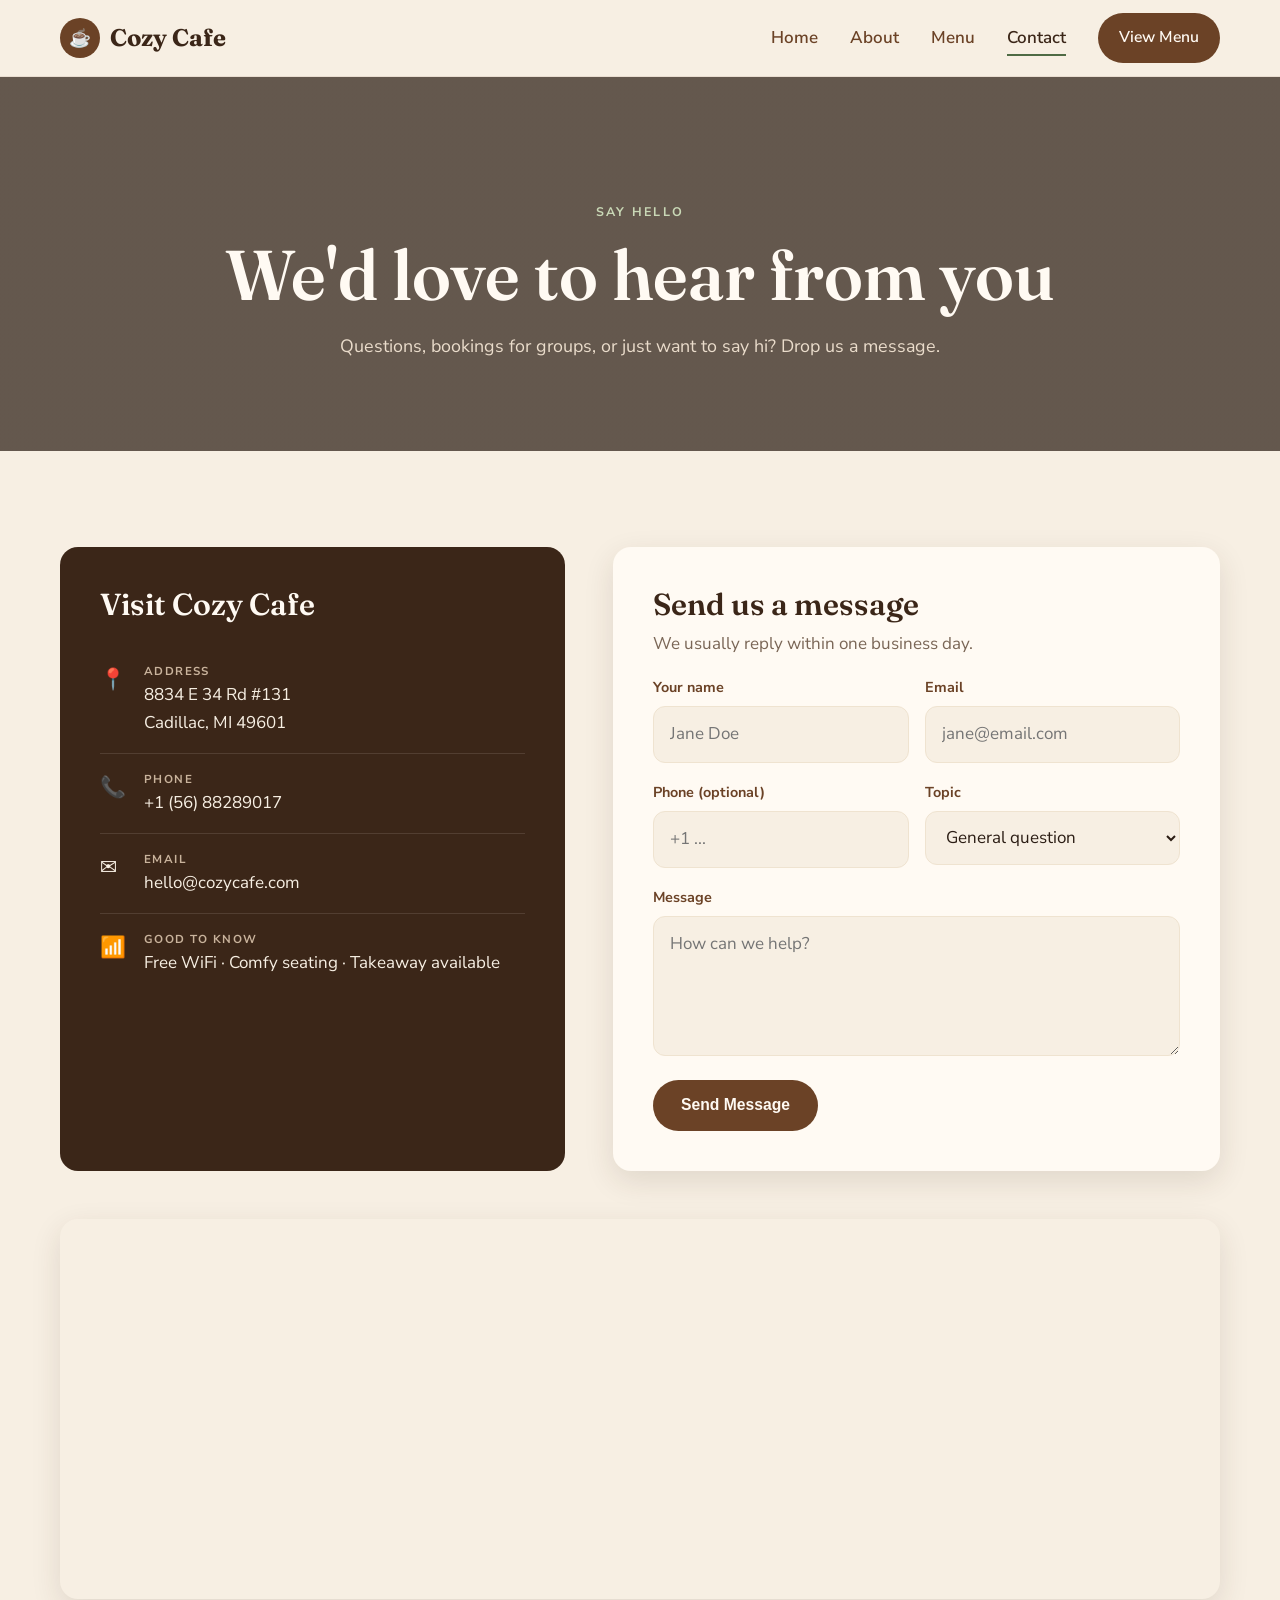
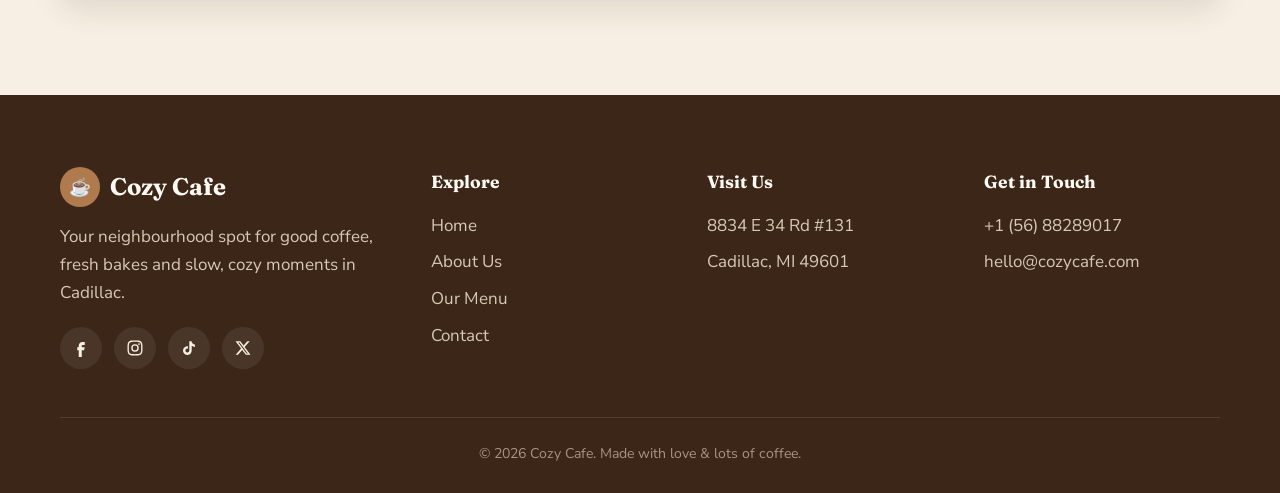
<file: contact.html>
<!DOCTYPE html>
<html lang="en">
<head>
  <meta charset="UTF-8">
  <meta name="viewport" content="width=device-width, initial-scale=1.0">
  <title>Contact | Cozy Cafe</title>
  <meta name="description" content="Visit or contact Cozy Cafe at 8834 E 34 Rd #131, Cadillac, MI 49601.">
  <link rel="preconnect" href="https://fonts.googleapis.com">
  <link rel="preconnect" href="https://fonts.gstatic.com" crossorigin>
  <link href="https://fonts.googleapis.com/css2?family=Fraunces:ital,opsz,wght@0,9..144,500;0,9..144,600;0,9..144,700;1,9..144,500&family=Nunito+Sans:wght@400;600;700;800&display=swap" rel="stylesheet">
  <link rel="stylesheet" href="css/style.css">
  <link rel="icon" href="favicon.svg" type="image/svg+xml">
  <link rel="icon" href="favicon-32.png" type="image/png" sizes="32x32">
  <link rel="apple-touch-icon" href="apple-touch-icon.png">
  <link rel="manifest" href="site.webmanifest">
  <meta name="theme-color" content="#3b2618">
</head>
<body>
  <header class="site-header">
    <nav class="nav container">
      <a href="index.html" class="logo"><span class="logo-mark">☕</span>Cozy Cafe</a>
      <ul class="nav-links">
        <li><a href="index.html">Home</a></li>
        <li><a href="about.html">About</a></li>
        <li><a href="menu.html">Menu</a></li>
        <li><a href="contact.html" class="active">Contact</a></li>
        <li><a href="menu.html" class="btn btn-primary nav-cta">View Menu</a></li>
      </ul>
      <button class="nav-toggle" aria-label="Open menu" aria-expanded="false"><span></span><span></span><span></span></button>
    </nav>
  </header>
  <section class="page-hero" style="background-image:linear-gradient(rgba(43,29,20,.72),rgba(43,29,20,.72)),url('https://images.unsplash.com/photo-1617676367459-e25e7d90c02a?w=1800&q=75&auto=format&fit=crop')">
    <div class="container">
      <span class="eyebrow">Say hello</span>
      <h1>We'd love to hear from you</h1>
      <p class="lead">Questions, bookings for groups, or just want to say hi? Drop us a message.</p>
    </div>
  </section>

  <section>
    <div class="container">
      <div class="contact-grid">
        <div class="info-card reveal">
          <h2>Visit Cozy Cafe</h2>
          <div class="info-item"><span class="ico">📍</span><div><small>Address</small>8834 E 34 Rd #131<br>Cadillac, MI 49601</div></div>
          <div class="info-item"><span class="ico">📞</span><div><small>Phone</small><a href="tel:+15688289017">+1 (56) 88289017</a></div></div>
          <div class="info-item"><span class="ico">✉️</span><div><small>Email</small><a href="mailto:hello@cozycafe.com">hello@cozycafe.com</a></div></div>
          <div class="info-item"><span class="ico">📶</span><div><small>Good to know</small>Free WiFi · Comfy seating · Takeaway available</div></div>
        </div>

        <form class="form-card reveal" id="contact-form" novalidate>
          <h2>Send us a message</h2>
          <p style="color:var(--muted)">We usually reply within one business day.</p>
          <div class="form-row">
            <div class="field"><label for="name">Your name</label><input id="name" name="name" type="text" placeholder="Jane Doe" required></div>
            <div class="field"><label for="email">Email</label><input id="email" name="email" type="email" placeholder="jane@email.com" required></div>
          </div>
          <div class="form-row">
            <div class="field"><label for="phone">Phone (optional)</label><input id="phone" name="phone" type="tel" placeholder="+1 ..."></div>
            <div class="field"><label for="topic">Topic</label>
              <select id="topic" name="topic"><option>General question</option><option>Group booking</option><option>Catering / large order</option><option>Feedback</option></select></div>
          </div>
          <div class="field"><label for="message">Message</label><textarea id="message" name="message" placeholder="How can we help?" required></textarea></div>
          <button type="submit" class="btn btn-primary">Send Message</button>
          <div class="form-msg" id="form-msg" role="status"></div>
        </form>
      </div>

      <div class="map reveal">
        <iframe title="Cozy Cafe location map" loading="lazy" referrerpolicy="no-referrer-when-downgrade"
          src="https://maps.google.com/maps?q=8834+E+34+Rd+%23131,+Cadillac,+MI+49601&z=15&output=embed"></iframe>
      </div>
    </div>
  </section>
  <footer class="site-footer">
    <div class="container">
      <div class="footer-grid">
        <div>
          <a href="index.html" class="logo"><span class="logo-mark">☕</span>Cozy Cafe</a>
          <p>Your neighbourhood spot for good coffee, fresh bakes and slow, cozy moments in Cadillac.</p>
          <div class="socials"><a href="#" aria-label="Facebook"><svg viewBox="0 0 24 24"><path d="M14 8h3V4h-3c-2.8 0-5 2.2-5 5v2H7v4h2v9h4v-9h3l1-4h-4V9c0-.6.4-1 1-1z"/></svg></a><a href="#" aria-label="Instagram"><svg viewBox="0 0 24 24"><path d="M12 7a5 5 0 100 10 5 5 0 000-10zm0 8.2A3.2 3.2 0 1112 8.8a3.2 3.2 0 010 6.4zM17.3 5.5a1.2 1.2 0 100 2.4 1.2 1.2 0 000-2.4zM12 2c-2.7 0-3.1 0-4.1.1C4.2 2.2 2.2 4.2 2.1 7.9 2 8.9 2 9.3 2 12s0 3.1.1 4.1c.2 3.7 2.1 5.7 5.8 5.8 1 .1 1.4.1 4.1.1s3.1 0 4.1-.1c3.7-.2 5.7-2.1 5.8-5.8.1-1 .1-1.4.1-4.1s0-3.1-.1-4.1c-.2-3.7-2.1-5.7-5.8-5.8C15.1 2 14.7 2 12 2zm0 1.8c2.7 0 3 0 4 .1 2.7.1 4 1.4 4.1 4.1.1 1 .1 1.3.1 4s0 3-.1 4c-.1 2.7-1.4 4-4.1 4.1-1 .1-1.3.1-4 .1s-3 0-4-.1c-2.7-.1-4-1.4-4.1-4.1-.1-1-.1-1.3-.1-4s0-3 .1-4C3.9 5.3 5.2 4 7.9 3.9c1-.1 1.4-.1 4.1-.1z"/></svg></a><a href="#" aria-label="TikTok"><svg viewBox="0 0 24 24"><path d="M16.6 5.8A4.3 4.3 0 0115.5 3h-3.1v12.4a2.6 2.6 0 11-2.6-2.6c.3 0 .5 0 .8.1V9.7a5.8 5.8 0 105 5.7V9.1a7.4 7.4 0 004.3 1.4V7.4a4.3 4.3 0 01-3.3-1.6z"/></svg></a><a href="#" aria-label="X"><svg viewBox="0 0 24 24"><path d="M17.8 3h3.1l-6.8 7.7L22 21h-6.2l-4.9-6.4L5.3 21H2.2l7.3-8.3L2 3h6.4l4.4 5.8L17.8 3zm-1.1 16.2h1.7L7.4 4.7H5.6l11.1 14.5z"/></svg></a></div>
        </div>
        <div>
          <h4>Explore</h4>
          <ul><li><a href="index.html">Home</a></li><li><a href="about.html">About Us</a></li><li><a href="menu.html">Our Menu</a></li><li><a href="contact.html">Contact</a></li></ul>
        </div>
        <div>
          <h4>Visit Us</h4>
          <ul><li>8834 E 34 Rd #131</li><li>Cadillac, MI 49601</li></ul>
        </div>
        <div>
          <h4>Get in Touch</h4>
          <ul><li><a href="tel:+15688289017">+1 (56) 88289017</a></li><li><a href="mailto:hello@cozycafe.com">hello@cozycafe.com</a></li></ul>
        </div>
      </div>
      <div class="footer-bottom">© <span id="year">2026</span> Cozy Cafe. Made with love &amp; lots of coffee.</div>
    </div>
  </footer>
  <script src="js/main.js"></script>
</body>
</html>
</file>
<file: css/style.css>
/* ==========================================================
   Cozy Cafe — stylesheet
   Palette: brown, cream, green (per project brief)
   ========================================================== */
:root {
  --espresso: #3b2618;
  --brown: #6b4226;
  --caramel: #b07a4f;
  --cream: #f7efe3;
  --cream-2: #efe3d0;
  --paper: #fffaf3;
  --sage: #7c8f6a;
  --green: #4f6b45;
  --ink: #2b1d14;
  --muted: #7a6656;
  --radius: 18px;
  --shadow: 0 10px 30px rgba(59, 38, 24, .12);
  --serif: "Fraunces", Georgia, serif;
  --sans: "Nunito Sans", system-ui, -apple-system, "Segoe UI", sans-serif;
}

* { box-sizing: border-box; margin: 0; padding: 0; }
html { scroll-behavior: smooth; }
body {
  font-family: var(--sans);
  color: var(--ink);
  background: var(--cream);
  line-height: 1.65;
  font-size: 17px;
}
img { max-width: 100%; display: block; }
a { color: inherit; text-decoration: none; }
.container { width: min(1160px, 100% - 40px); margin-inline: auto; }

h1, h2, h3 { font-family: var(--serif); font-weight: 600; line-height: 1.15; color: var(--espresso); }
h1 { font-size: clamp(2.4rem, 6vw, 4.4rem); }
h2 { font-size: clamp(1.9rem, 4vw, 2.8rem); }
h3 { font-size: 1.25rem; }
.eyebrow {
  display: inline-block; font-size: .78rem; letter-spacing: .18em; text-transform: uppercase;
  color: var(--green); font-weight: 700; margin-bottom: .75rem;
}
.lead { font-size: 1.12rem; color: var(--muted); max-width: 60ch; }
section { padding: 96px 0; }
.section-head { text-align: center; margin-bottom: 48px; }
.section-head .lead { margin-inline: auto; margin-top: .75rem; }

/* ---------- Buttons ---------- */
.btn {
  display: inline-flex; align-items: center; gap: .5rem;
  padding: .9rem 1.6rem; border-radius: 999px; font-weight: 700; font-size: .98rem;
  border: 2px solid transparent; cursor: pointer; transition: all .25s ease;
}
.btn-primary { background: var(--brown); color: var(--paper); }
.btn-primary:hover { background: var(--espresso); transform: translateY(-2px); box-shadow: var(--shadow); }
.btn-ghost { border-color: currentColor; color: var(--paper); }
.btn-ghost:hover { background: var(--paper); color: var(--espresso); }
.btn-outline { border-color: var(--brown); color: var(--brown); }
.btn-outline:hover { background: var(--brown); color: var(--paper); }

/* ---------- Header / Nav ---------- */
.site-header {
  position: sticky; top: 0; z-index: 50;
  background: rgba(247, 239, 227, .92); backdrop-filter: blur(10px);
  border-bottom: 1px solid rgba(107, 66, 38, .1);
}
.nav { display: flex; align-items: center; justify-content: space-between; height: 76px; }
.logo { display: flex; align-items: center; gap: .6rem; font-family: var(--serif); font-size: 1.5rem; font-weight: 700; color: var(--espresso); }
.logo-mark {
  width: 40px; height: 40px; border-radius: 50%; background: var(--brown); color: var(--cream);
  display: grid; place-items: center; font-size: 1.1rem;
}
.nav-links { display: flex; gap: 2rem; list-style: none; align-items: center; }
.nav-links a { font-weight: 600; color: var(--brown); position: relative; padding: .3rem 0; }
.nav-links a::after {
  content: ""; position: absolute; left: 0; bottom: -2px; width: 0; height: 2px;
  background: var(--green); transition: width .25s ease;
}
.nav-links a:hover::after, .nav-links a.active::after { width: 100%; }
.nav-links a.active { color: var(--espresso); }
.nav-links a.nav-cta { padding: .6rem 1.2rem; color: var(--paper); }
.nav-links a.nav-cta::after { display: none; }
.nav-toggle { display: none; background: none; border: 0; cursor: pointer; padding: 8px; }
.nav-toggle span { display: block; width: 26px; height: 2px; background: var(--espresso); margin: 6px 0; transition: .3s; }

/* ---------- Hero ---------- */
.hero {
  position: relative; min-height: 88vh; display: flex; align-items: center; color: var(--paper);
  background: linear-gradient(100deg, rgba(43, 29, 20, .85) 0%, rgba(43, 29, 20, .55) 55%, rgba(43, 29, 20, .25) 100%),
              url("https://images.unsplash.com/photo-1751956066306-c5684cbcf385?w=1800&q=80&auto=format&fit=crop") center/cover;
  padding: 0;
}
.hero h1 { color: var(--paper); max-width: 14ch; }
.hero h1 em { font-style: italic; color: #e7c9a3; }
.hero .lead { color: #eadccb; margin: 1.25rem 0 2rem; }
.hero .eyebrow { color: #c9d8b6; }
.hero-actions { display: flex; gap: 1rem; flex-wrap: wrap; }
.hero-badges { display: flex; gap: 1.5rem; margin-top: 3rem; flex-wrap: wrap; font-size: .95rem; color: #eadccb; }
.hero-badges span { display: flex; align-items: center; gap: .5rem; }

.page-hero {
  padding: 120px 0 90px; text-align: center; color: var(--paper);
  background-size: cover; background-position: center;
}
.page-hero h1 { color: var(--paper); }
.page-hero .lead { color: #eadccb; margin: 1rem auto 0; }
.page-hero .eyebrow { color: #c9d8b6; }

/* ---------- Features strip ---------- */
.features { background: var(--paper); padding: 56px 0; }
.features-grid { display: grid; grid-template-columns: repeat(4, 1fr); gap: 2rem; }
.feature { display: flex; gap: 1rem; align-items: flex-start; }
.feature-icon {
  flex: none; width: 52px; height: 52px; border-radius: 14px; background: var(--cream-2);
  display: grid; place-items: center; font-size: 1.5rem;
}
.feature h3 { font-size: 1.05rem; font-family: var(--sans); font-weight: 800; }
.feature p { font-size: .92rem; color: var(--muted); }

/* ---------- Split / intro ---------- */
.split { display: grid; grid-template-columns: 1fr 1fr; gap: 64px; align-items: center; }
.split p + p { margin-top: 1rem; }
.split .btn { margin-top: 1.75rem; }
.photo-stack { position: relative; aspect-ratio: 1 / 1; }
.photo-stack img { position: absolute; border-radius: var(--radius); box-shadow: var(--shadow); object-fit: cover; }
.photo-stack .p1 { width: 72%; height: 78%; top: 0; left: 0; }
.photo-stack .p2 { width: 52%; height: 56%; right: 0; bottom: 0; border: 8px solid var(--cream); }
.photo-stack .tag {
  position: absolute; left: 6%; bottom: 8%; background: var(--green); color: var(--paper);
  padding: 1rem 1.25rem; border-radius: 14px; font-family: var(--serif); font-size: 1.1rem; box-shadow: var(--shadow);
}

/* ---------- Menu cards ---------- */
.card-grid { display: grid; grid-template-columns: repeat(auto-fill, minmax(250px, 1fr)); gap: 28px; }
.menu-card {
  background: var(--paper); border-radius: var(--radius); overflow: hidden;
  box-shadow: 0 2px 10px rgba(59, 38, 24, .06); transition: transform .3s ease, box-shadow .3s ease;
  display: flex; flex-direction: column;
}
.menu-card:hover { transform: translateY(-6px); box-shadow: var(--shadow); }
.menu-card .thumb { aspect-ratio: 4 / 3; overflow: hidden; position: relative; background: var(--cream-2); }
.menu-card .thumb img { width: 100%; height: 100%; object-fit: cover; transition: transform .6s ease; }
.menu-card:hover .thumb img { transform: scale(1.07); }
.menu-card .badge {
  position: absolute; top: 12px; left: 12px; background: rgba(255, 250, 243, .92); color: var(--green);
  font-size: .72rem; font-weight: 800; letter-spacing: .08em; text-transform: uppercase; padding: .3rem .7rem; border-radius: 999px;
}
.menu-card .body { padding: 18px 20px 22px; display: flex; flex-direction: column; gap: .35rem; flex: 1; }
.menu-card .row { display: flex; justify-content: space-between; align-items: baseline; gap: 1rem; }
.menu-card h3 { font-size: 1.15rem; }
.price { font-family: var(--serif); font-weight: 700; color: var(--brown); font-size: 1.1rem; white-space: nowrap; }
.menu-card p { font-size: .92rem; color: var(--muted); }

/* ---------- Menu page tabs ---------- */
.tabs { display: flex; justify-content: center; flex-wrap: wrap; gap: .6rem; margin-bottom: 44px; }
.tab {
  padding: .65rem 1.3rem; border-radius: 999px; border: 2px solid var(--cream-2); background: var(--paper);
  font: 700 .95rem var(--sans); color: var(--brown); cursor: pointer; transition: .2s;
}
.tab:hover { border-color: var(--caramel); }
.tab.active { background: var(--brown); border-color: var(--brown); color: var(--paper); }
.menu-group { margin-bottom: 72px; }
.menu-group-head { display: flex; align-items: center; gap: 1.25rem; margin-bottom: 28px; }
.menu-group-head h2 { font-size: 2rem; white-space: nowrap; }
.menu-group-head::after { content: ""; flex: 1; height: 1px; background: rgba(107, 66, 38, .2); }
.menu-group-head small { color: var(--muted); font-size: .95rem; }
.note { text-align: center; color: var(--muted); font-size: .92rem; margin-top: -40px; margin-bottom: 40px; font-style: italic; }

/* ---------- Gallery ---------- */
.gallery { display: grid; grid-template-columns: repeat(4, 1fr); grid-auto-rows: 220px; gap: 16px; }
.gallery img { width: 100%; height: 100%; object-fit: cover; border-radius: 14px; }
.gallery .tall { grid-row: span 2; }
.gallery .wide { grid-column: span 2; }

/* ---------- Quote / CTA band ---------- */
.band {
  background: linear-gradient(rgba(79, 107, 69, .9), rgba(79, 107, 69, .9)),
              url("https://images.unsplash.com/photo-1447933601403-0c6688de566e?w=1600&q=70&auto=format&fit=crop") center/cover;
  color: var(--paper); text-align: center;
}
.band h2 { color: var(--paper); max-width: 22ch; margin: 0 auto 1rem; }
.band p { color: #e3ead9; max-width: 55ch; margin: 0 auto 2rem; }

/* ---------- About ---------- */
.values { display: grid; grid-template-columns: repeat(3, 1fr); gap: 28px; }
.value { background: var(--paper); border-radius: var(--radius); padding: 32px 28px; box-shadow: 0 2px 10px rgba(59, 38, 24, .06); }
.value .feature-icon { margin-bottom: 1rem; }
.value p { color: var(--muted); margin-top: .5rem; }
.who { display: grid; grid-template-columns: repeat(3, 1fr); gap: 28px; }
.who figure { position: relative; border-radius: var(--radius); overflow: hidden; aspect-ratio: 4 / 5; }
.who img { width: 100%; height: 100%; object-fit: cover; }
.who figcaption {
  position: absolute; inset: auto 0 0 0; padding: 60px 22px 22px; color: var(--paper);
  background: linear-gradient(transparent, rgba(43, 29, 20, .85));
}
.who figcaption strong { font-family: var(--serif); font-size: 1.3rem; display: block; }

/* ---------- Contact ---------- */
.contact-grid { display: grid; grid-template-columns: 1fr 1.2fr; gap: 48px; }
.info-card { background: var(--espresso); color: var(--cream); border-radius: var(--radius); padding: 40px; }
.info-card h2 { color: var(--paper); font-size: 1.9rem; margin-bottom: 1.5rem; }
.info-item { display: flex; gap: 1rem; padding: 1rem 0; border-top: 1px solid rgba(247, 239, 227, .12); }
.info-item:first-of-type { border-top: 0; }
.info-item .ico { font-size: 1.3rem; width: 28px; }
.info-item small { display: block; color: #c9b39c; text-transform: uppercase; letter-spacing: .12em; font-size: .72rem; font-weight: 700; }
.info-item a:hover { color: #e7c9a3; }
.form-card { background: var(--paper); border-radius: var(--radius); padding: 40px; box-shadow: var(--shadow); }
.form-card h2 { font-size: 1.9rem; margin-bottom: .5rem; }
.form-row { display: grid; grid-template-columns: 1fr 1fr; gap: 16px; }
.field { display: flex; flex-direction: column; gap: .4rem; margin-top: 1.1rem; }
.field label { font-weight: 700; font-size: .9rem; color: var(--brown); }
.field input, .field textarea, .field select {
  font: inherit; padding: .85rem 1rem; border-radius: 12px; border: 1.5px solid var(--cream-2);
  background: var(--cream); color: var(--ink); transition: border-color .2s, box-shadow .2s;
}
.field input:focus, .field textarea:focus, .field select:focus {
  outline: none; border-color: var(--sage); box-shadow: 0 0 0 4px rgba(124, 143, 106, .2);
}
.field textarea { min-height: 140px; resize: vertical; }
.form-card .btn { margin-top: 1.5rem; }
.form-msg { margin-top: 1rem; padding: .9rem 1.1rem; border-radius: 12px; background: #e3ead9; color: var(--green); font-weight: 700; display: none; }
.form-msg.show { display: block; }
.map { margin-top: 48px; border-radius: var(--radius); overflow: hidden; box-shadow: var(--shadow); height: 380px; }
.map iframe { width: 100%; height: 100%; border: 0; filter: sepia(.25) saturate(.9); }

/* ---------- Footer ---------- */
.site-footer { background: var(--espresso); color: #d9c8b4; padding: 72px 0 28px; }
.footer-grid { display: grid; grid-template-columns: 1.4fr 1fr 1fr 1fr; gap: 40px; }
.site-footer .logo { color: var(--paper); margin-bottom: 1rem; }
.site-footer .logo-mark { background: var(--caramel); }
.site-footer h4 { color: var(--paper); font-family: var(--serif); font-size: 1.1rem; margin-bottom: 1rem; }
.site-footer ul { list-style: none; display: grid; gap: .55rem; }
.site-footer a:hover { color: #e7c9a3; }
.socials { display: flex; gap: .75rem; margin-top: 1.25rem; }
.socials a {
  width: 42px; height: 42px; border-radius: 50%; display: grid; place-items: center;
  background: rgba(247, 239, 227, .08); transition: .25s;
}
.socials a:hover { background: var(--green); transform: translateY(-3px); }
.socials svg { width: 18px; height: 18px; fill: var(--cream); }
.footer-bottom { border-top: 1px solid rgba(247, 239, 227, .12); margin-top: 48px; padding-top: 24px; text-align: center; font-size: .88rem; color: #a89480; }

/* ---------- Reveal animation ---------- */
.reveal { opacity: 0; transform: translateY(24px); transition: opacity .7s ease, transform .7s ease; }
.reveal.visible { opacity: 1; transform: none; }
@media (prefers-reduced-motion: reduce) {
  .reveal { opacity: 1; transform: none; transition: none; }
  html { scroll-behavior: auto; }
}

/* ---------- Responsive ---------- */
@media (max-width: 960px) {
  .features-grid { grid-template-columns: repeat(2, 1fr); }
  .split, .contact-grid { grid-template-columns: 1fr; gap: 40px; }
  .values, .who { grid-template-columns: 1fr 1fr; }
  .footer-grid { grid-template-columns: 1fr 1fr; }
  .gallery { grid-template-columns: repeat(2, 1fr); }
}
@media (max-width: 760px) {
  section { padding: 68px 0; }
  .nav-toggle { display: block; }
  .nav-links {
    position: absolute; top: 76px; left: 0; right: 0; flex-direction: column; gap: 0;
    background: var(--cream); border-bottom: 1px solid rgba(107, 66, 38, .12);
    max-height: 0; overflow: hidden; transition: max-height .35s ease;
  }
  .nav-links.open { max-height: 400px; }
  .nav-links li { width: 100%; text-align: center; }
  .nav-links a { display: block; padding: 1rem; }
  .nav-links a::after { display: none; }
  .nav-cta { margin: .5rem 0 1rem; display: inline-flex !important; }
  .nav-toggle.open span:nth-child(1) { transform: translateY(8px) rotate(45deg); }
  .nav-toggle.open span:nth-child(2) { opacity: 0; }
  .nav-toggle.open span:nth-child(3) { transform: translateY(-8px) rotate(-45deg); }
  .features-grid, .values, .who, .footer-grid, .form-row { grid-template-columns: 1fr; }
  .hero { min-height: 78vh; }
  .gallery { grid-auto-rows: 160px; }
  .info-card, .form-card { padding: 28px; }
  .menu-group-head h2 { font-size: 1.6rem; white-space: normal; }
}
</file>
